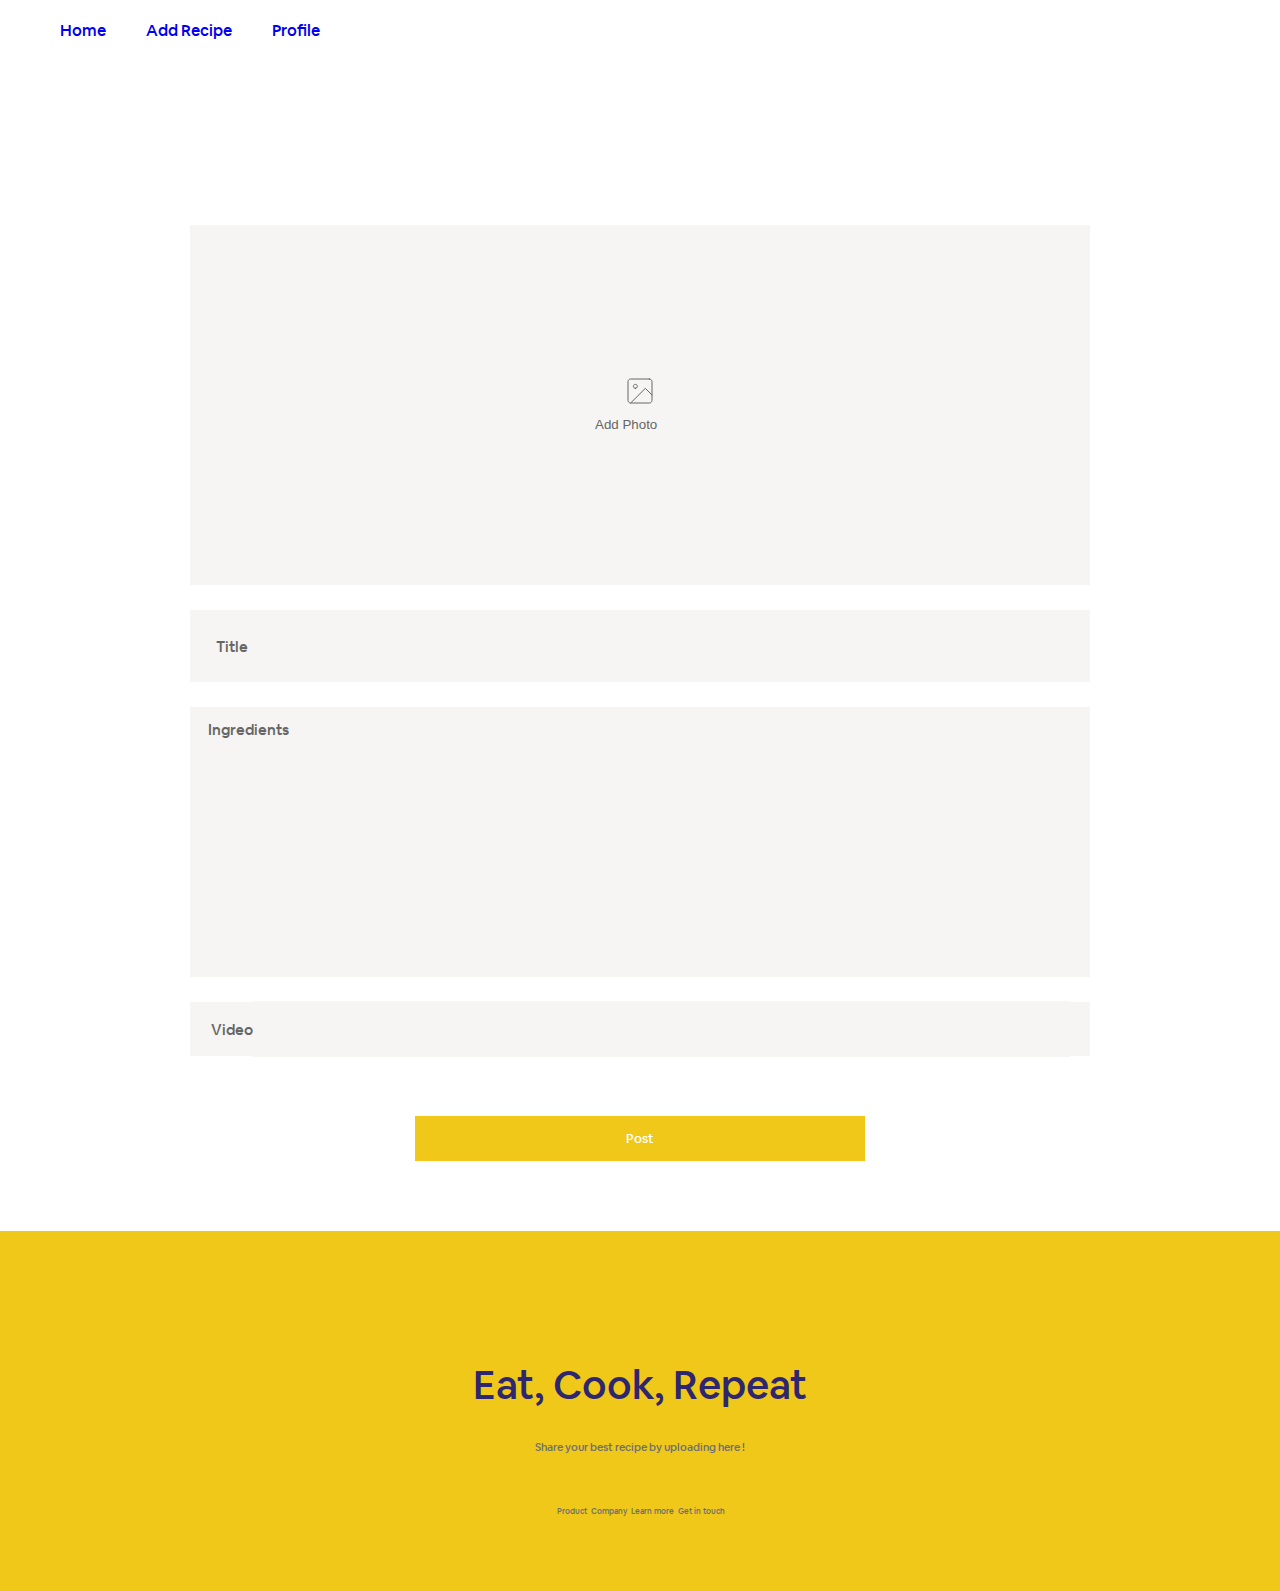
<file: addrecipe.html>
<!DOCTYPE html>
<html lang="en">

<head>
    <meta charset="UTF-8">
    <meta http-equiv="X-UA-Compatible" content="IE=edge">
    <meta name="viewport" content="width=device-width, initial-scale=1.0">
    <title>Add Recipe</title>
    <link rel="stylesheet" href="/assets/css/addrecipe.css">
</head>

<body>
    <nav class="navbar">
        <ul>
            <li><a href="index.html">Home</a></li>
            <li><a href="addrecipe.html">Add Recipe</a></li>
            <li><a href="profile.html">Profile</a></li>
        </ul>
    </nav>
    <div class="container">
        <section class="intro">
            <div class="content">
                <div class="jumbotron">
                    <div class="form-photo">
                        <img src="/assets/image/photo.svg" alt="">
                        <input type="file">
                    </div>
                    <div class="form-title">
                        <h1>Title</h1>
                        <input type="text">
                    </div>
                    <div class="form-ingredients">
                        <h1>Ingredients</h1>
                        <input type="text">
                    </div>
                    <div class="form-video">
                        <h1>Video</h1>
                        <input type="text">
                    </div>
                    <button>Post</button>
                </div>
            </div>
        </section>
        <footer>
            <div class="jumbotron">
                <h1>Eat, Cook, Repeat</h1>
                <h2>Share your best recipe by uploading here !</h2>
                <ul>
                    <li>
                        <a href="#">Product</a>
                    </li>
                    <li>
                        <a href="#">Company</a></li>
                    <li>
                        <a href="#">Learn more</a>
                    </li>
                    <li>
                        <a href="#">Get in touch</a>
                    </li>
                </ul>
            </div>
        </footer>
    </div>
</body>

</html>
</file>
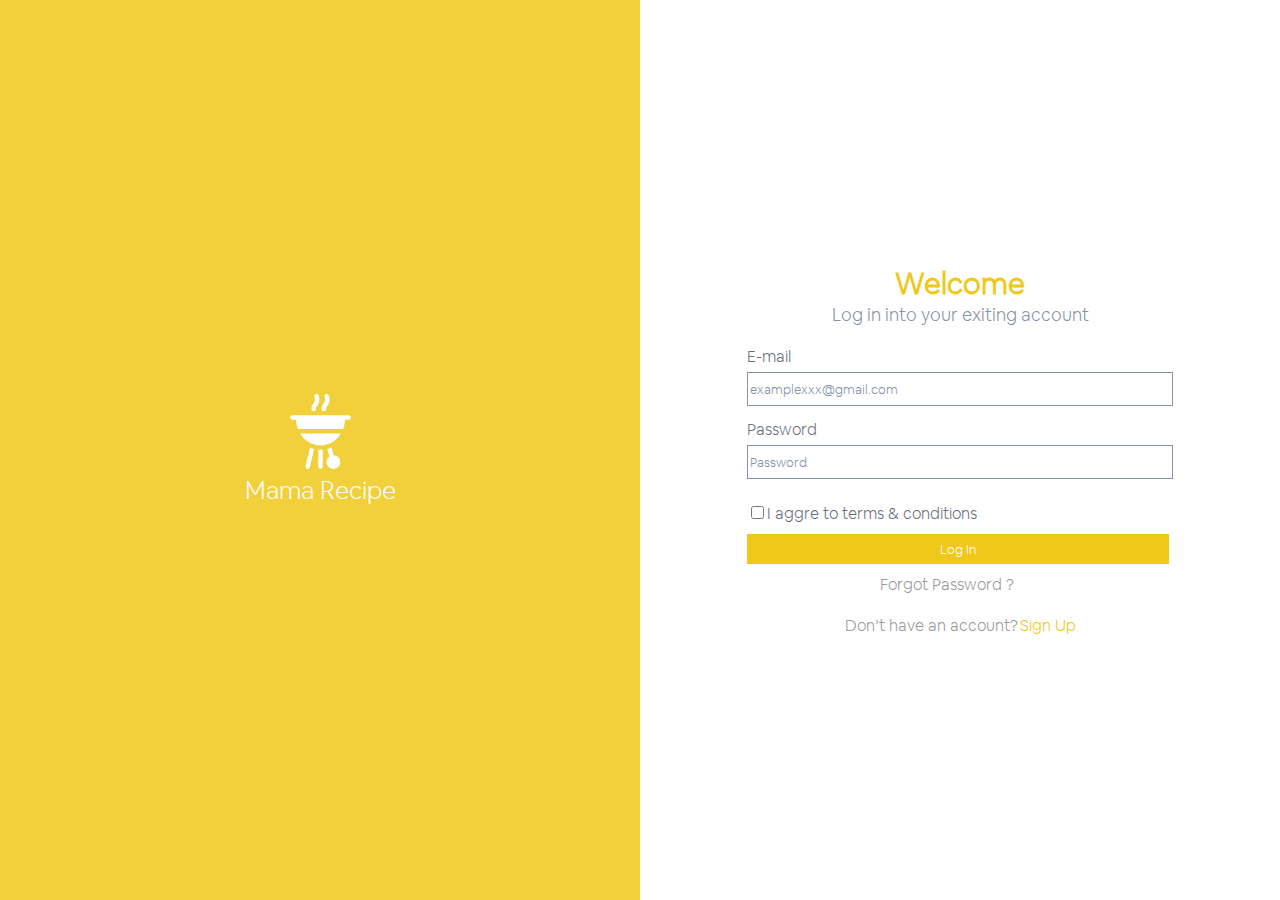
<file: login.html>
<!DOCTYPE html>
<html lang="en">

<head>
    <meta charset="UTF-8">
    <meta http-equiv="X-UA-Compatible" content="IE=edge">
    <meta name="viewport" content="width=device-width, initial-scale=1.0">
    <title>Login</title>
    <link rel="stylesheet" href="/assets/css/login.css">
</head>
<style>

</style>

<body>
    <div class="container">
        <div class="decoration">
            <div class="logo-container">
                <div class="logo-img"><img src="/assets/image/logo.svg" alt=""></div>
                <div class="logo-text">Mama Recipe</div>
            </div>
        </div>
        <div class="login-container">
            <div class="login-greeting"> Welcome</div>
            <div class="login-sub">Log in into your exiting account</div>
            <div class="login-input">
                <form action="">
                    <div class="text-type">
                        <div class="a">E-mail</div>
                        <div class="b"><input type="text" id="email " name="email" placeholder="examplexxx@gmail.com"><br>
                        </div>
                        <div class="c">Password</div>
                        <div class="d"><input type="password" id="newpassword " name="newpassword " placeholder="Password"><br>
                        </div>
                    </div>
                    <div class="checkbox">
                        <div class="checkbox-input">
                            <input type="checkbox" name="aggrement" id="">
                        </div>
                        <div>
                            I aggre to terms & conditions
                        </div>
                    </div>
                    <div class="submit-button">
                        <button type="submit ">
                            Log In
                        </button>
                    </div>
                </form>
                <div class="forgot-password">
                    <div class="a1"><a href="">Forgot Password ?</a></div>
                </div>
                <div class="signup">
                    <div class="signup1">Don’t have an account?</div>
                    <div class="signup2"><a href="register.html">Sign Up</a></div>
                </div>
            </div>
        </div>
    </div>
</body>

</html>
</file>
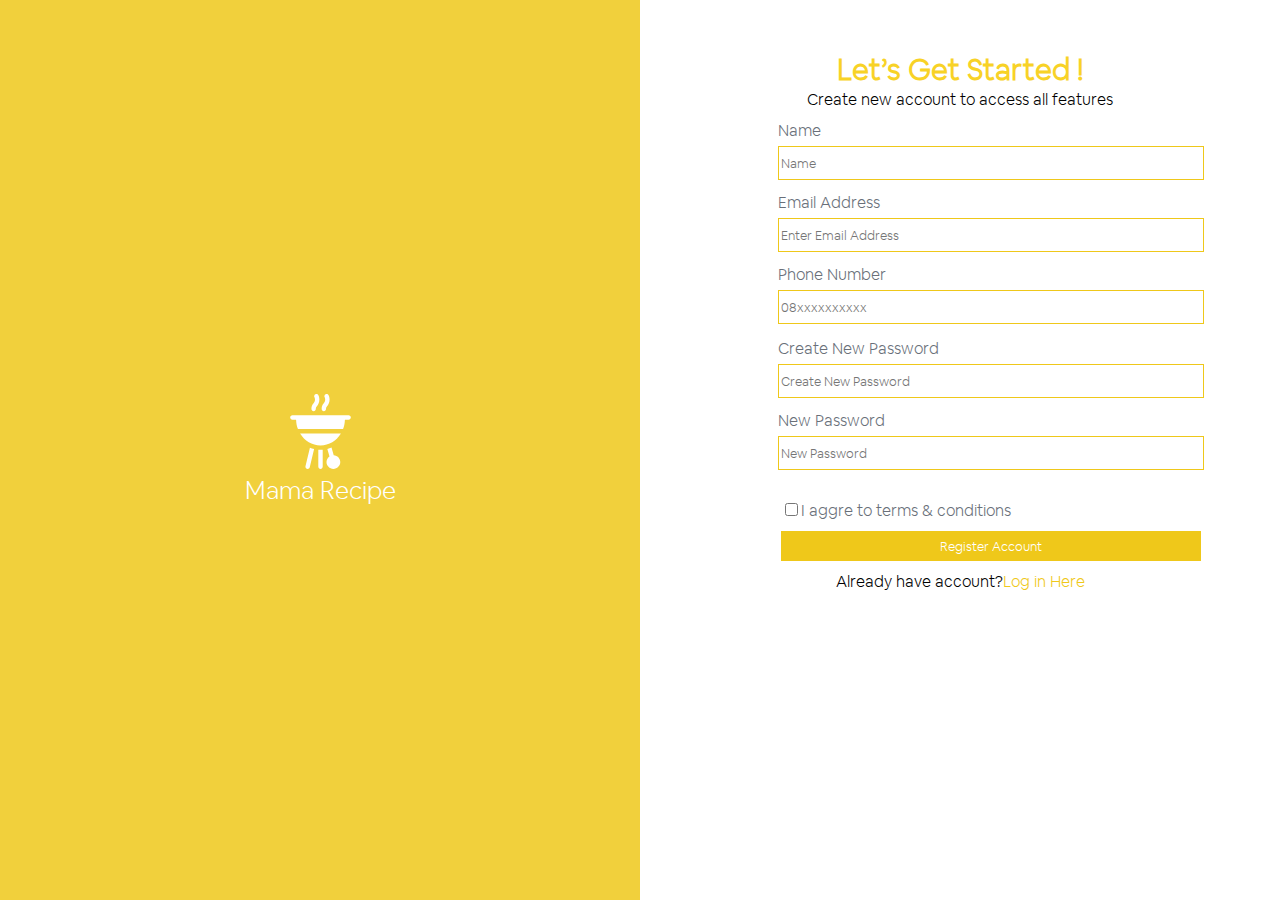
<file: register.html>
<!DOCTYPE html>
<html lang="en">

<head>
    <meta charset="UTF-8">
    <meta http-equiv="X-UA-Compatible" content="IE=edge">
    <meta name="viewport" content="width=device-width, initial-scale=1.0">
    <link rel="stylesheet" href="/assets/css/registrasi.css">
    <title>Register</title>
</head>

<body>
    <div class="container">
        <div class="decoration">
            <div class="logo-container">
                <div class="logo-img"><img src="/assets/image/logo.svg" alt=""></div>
                <div class="logo-text">Mama Recipe</div>
            </div>
        </div>
        <div class="main">
            <div class="main-container">
                <div class="regard">
                    <div class="greeting">
                        Let’s Get Started !
                    </div>
                    <div class="sub-greting">
                        Create new account to access all features
                    </div>
                </div>
            </div>
            <div class="form-container">
                <div class="form-input">
                    <form action=" " class="register ">
                        <div class="text-type">
                            <div class="a">Name</div>
                            <div class="b"><input type="text " id="name " name="name " placeholder="Name "></div>
                            <div class="c">Email Address</div>
                            <div class="d"><input type="text " id="email " name="email" placeholder="Enter Email Address">
                            </div>
                            <div class="e">Phone Number</div>
                            <div class="f"><input type="text " id="phone " name="phone " placeholder="08xxxxxxxxxx "><br></div>
                            <div class="g">Create New Password</div>
                            <div class="h"><input type="password " id="password " name="password " placeholder="Create New Password "><br></div>
                            <div class="i">New Password</div>
                            <div class="j"><input type="password " id="newpassword " name="newpassword " placeholder="New Password "><br></div>
                        </div>
                        <div class="checkbox">
                            <div class="checkbox-input">
                                <input type="checkbox" name="aggrement" id="">
                            </div>
                            <div>
                                I aggre to terms & conditions
                            </div>
                        </div>
                        <div class="submit-button">
                            <button type="submit ">
                                Register Account
                            </button>
                        </div>
                    </form>
                </div>
            </div>
            <div class="login-dialog">
                <div class="dialog1">Already have account?</div>
                <div class="dialog2">
                    <a href="login.html">
                        Log in Here
                    </a>
                </div>
            </div>
        </div>
    </div>
</body>

</html>
</file>
<file: assets/css/addrecipe.css>
@font-face {
    font-family: airbnb;
    src: url(/assets/font/AirbnbCereal_W_Md.woff);
}

body {
    font-family: airbnb;
    margin: 0;
    padding: 0;
}

.navbar ul {
    position: absolute;
    margin-top: 0px;
    display: flex;
    flex-direction: row;
    list-style-type: none;
    background-color: white;
}

.navbar ul li {
    padding: 20px;
    text-decoration: none;
    color: #2E266F;
}

.navbar ul li a {
    text-decoration: none;
}

.container {
    padding-top: 25vh;
    width: 100%;
}

.container .intro .content .jumbotron {
    display: flex;
    flex-direction: column;
    width: 100%;
    display: flex;
    align-items: center;
    justify-content: center;
}

.container .intro .content .jumbotron .form-photo {
    display: flex;
    flex-direction: column;
    justify-content: center;
    align-items: center;
    background-color: #F6F5F4;
    width: 100vh;
    height: 40vh;
}

.container .intro .content .jumbotron .form-photo img {
    width: 32px;
    height: 32px;
}

.container .intro .content .jumbotron .form-photo input {
    margin-top: 10px;
    width: 10%;
    height: 5%;
    display: flex;
    align-items: center;
    justify-content: center;
}

.container .intro .content .jumbotron .form-photo input::-webkit-file-upload-button {
    visibility: hidden;
    display: block;
}

.container .intro .content .jumbotron .form-photo input::before {
    content: 'Add Photo';
    color: #666666;
}

.container .intro .content .jumbotron .form-photo input:hover::before {
    border-color: black;
}

.container .intro .content .jumbotron .form-photo input:active::before {
    background: -webkit-linear-gradient(top, #e3e3e3, #f9f9f9);
}

.container .intro .content .jumbotron .form-title {
    margin-top: 25px;
    background-color: #F6F5F4;
    width: 100vh;
    height: 8vh;
    display: flex;
    justify-content: center;
    align-items: center;
}

.container .intro .content .jumbotron .form-title h1 {
    color: #666666;
    font-size: 15px;
    font-weight: lighter;
}

.container .intro .content .jumbotron .form-title input {
    width: 90vh;
    height: 4vh;
    border: none;
    background-color: #F6F5F4;
    padding-right: 5px;
}

.container .intro .content .jumbotron .form-title input:focus {
    outline: none;
}

.container .intro .content .jumbotron .form-ingredients {
    margin-top: 25px;
    background-color: #F6F5F4;
    width: 100vh;
    height: 30vh;
    display: flex;
    justify-content: center;
    align-items: center;
}

.container .intro .content .jumbotron .form-ingredients h1 {
    padding-bottom: 25vh;
    padding-left: 2vh;
    color: #666666;
    font-size: 15px;
    font-weight: lighter;
}

.container .intro .content .jumbotron .form-ingredients input {
    width: 90vh;
    padding-bottom: 25vh;
    /* height: 30vh; */
    border: none;
    background-color: #F6F5F4;
    padding-right: 5px;
    text-align: left;
}

.container .intro .content .jumbotron .form-ingredients input:focus {
    outline: none;
}

.container .intro .content .jumbotron .form-video {
    margin-top: 25px;
    background-color: #F6F5F4;
    width: 100vh;
    height: 6vh;
    display: flex;
    justify-content: center;
    align-items: center;
}

.container .intro .content .jumbotron .form-video h1 {
    color: #666666;
    font-size: 15px;
    font-weight: lighter;
}

.container .intro .content .jumbotron .form-video input {
    width: 90vh;
    height: 6vh;
    border: none;
    background-color: #F6F5F4;
    padding-right: 5px;
}

.container .intro .content .jumbotron .form-video input:focus {
    outline: none;
}

.container .intro .content .jumbotron button {
    font-family: airbnb;
    color: white;
    margin-top: 60px;
    width: 50vh;
    height: 5vh;
    border: none;
    background-color: #EFC81A;
}

.container footer {
    margin-top: 70px;
    height: 40vh;
    width: 100%;
    background-color: #EFC81A;
    display: flex;
    flex-direction: column;
    justify-content: center;
    align-items: center;
}

.container footer .jumbotron {
    display: flex;
    flex-direction: column;
    /* width: 100%; */
    justify-content: center;
    align-items: center;
}

.container footer h1 {
    margin-top: 0px;
    display: flex;
    justify-content: center;
    align-items: center;
    font-size: 40px;
    font-weight: 100;
    color: #2E266F;
}

.container footer h2 {
    margin-top: 2px;
    display: flex;
    justify-content: center;
    align-items: center;
    font-size: 70%;
    font-weight: 100;
    color: #707070;
}

.container footer ul {
    padding-left: 2px;
    display: flex;
    list-style: none;
    padding-top: 200px;
    position: absolute;
    justify-content: center;
    align-items: center;
}

.container footer ul li {
    padding: 2px;
    font-size: 8px;
}

.container footer ul li a {
    text-decoration: none;
    color: #707070;
}
</file>
<file: assets/css/login.css>
@font-face {
    font-family: airbnb-cereal;
    src: url(/assets/font/AirbnbCereal_W_Lt.woff);
}

body {
    margin: 0px;
    padding: 0px;
}

.container {
    display: flex;
    flex-direction: row;
    width: 100vw;
    height: 100vh;
    font-family: airbnb-cereal;
}

.container .decoration {
    width: 50%;
    background-image: url(https://s3-alpha-sig.figma.com/img/86b2/055d/76c7e3577554580136d5f65222046a21?Expires=1650240000&Signature=Vh~lq92KUR6UduxJd7A7u~~gC5K3L8fctVaM5WxOUBGUnzWs0MR61aGF7uYuO-SZQK6VxLmb8osTO3Nr1fQ0ZcnS4RllxY7APASXqDe8TkH4BxsUBeKe5jtaVbVDt2lZQ-kRyPXyXozTQsuBgUEgpyAhQgFW0TplR3YiPTh4HiEFvroNbnOz04aOdWJjGMaACG97EVsHgdoZx~5uW72xKLuxIfyUBgv1KX4URYh5pzgtd5rzWJ9HY4H4tYg-HlDfJYtJWpzacsUW-AJgnFRbk1fTvL43cI8Z9QAgcJORmCSHI4oT-KkfY2UwJI30vVDwxjve0c~nM~IyDipKVml6gA__&Key-Pair-Id=APKAINTVSUGEWH5XD5UA);
    background-repeat: no-repeat;
    background-size: 100% 100vh;
    display: flex;
    justify-content: center;
    align-items: center;
}

.container .decoration::after {
    content: "";
    width: 50%;
    height: 100vh;
    top: 0px;
    left: 0px;
    bottom: 0px;
    right: 0px;
    background-color: rgba(239, 200, 26, 0.852);
    position: absolute;
}

.container .decoration .logo-container {
    font-family: airbnb-cereal;
    height: 100vh;
    width: 50%;
    position: absolute;
    z-index: 9999;
    display: flex;
    flex-direction: column;
    justify-content: center;
    align-items: center;
}

.container .decoration .logo-text {
    color: white;
    font-size: 25px;
}

.container .decoration .logo-img img {
    width: 75px;
    height: 75px;
}

.container .login-container {
    width: 50%;
    background-color: white;
    display: flex;
    flex-direction: column;
    justify-content: center;
    align-items: center;
}

.container .login-greeting {
    font-size: 30px;
    color: rgba(239, 200, 26, 1);
    font-weight: bold;
}

.container .login-sub {
    font-size: 18px;
    padding-bottom: 20px;
    font-weight: normal;
    color: rgba(134, 146, 166, 1);
}

.login-input {
    color: rgba(105, 111, 121, 1);
    font-weight: normal;
    display: flex;
    flex-direction: column;
    width: 50%;
    justify-content: center;
    align-items: center;
}

.a {
    padding-bottom: 5px;
}

.b {
    padding-bottom: 9px;
}

.c {
    padding-bottom: 5px;
}

.login-input .text-type input {
    font-family: airbnb-cereal;
    width: 420px;
    height: 30px;
    margin-bottom: 4px;
    border: none;
    border: 1px solid #8692A6;
}

.login-input .text-type input:focus {
    outline: none !important;
    border: 1px solid rgba(239, 200, 26, 1);
}

.login-input .text-type input::placeholder {
    color: rgba(134, 146, 166, 1);
}

.checkbox {
    padding-top: 20px;
    width: 70%;
    justify-content: left;
    align-items: none;
    font-family: airbnb-cereal;
    border-width: 1px;
    display: flex;
    flex-direction: row;
}

.checkbox .checkbox-input {
    accent-color: rgba(239, 200, 26, 1);
}

.submit-button {
    padding-top: 10px;
}

.submit-button button {
    font-family: airbnb-cereal;
    width: 422px;
    height: 30px;
    background: rgba(239, 200, 26, 1);
    border-style: none;
    color: rgba(255, 255, 255, 1);
}

.forgot-password {
    width: 50%;
    padding-top: 10px;
}

.forgot-password a {
    color: rgba(153, 153, 153, 1);
    text-decoration: none;
}

.signup {
    padding-top: 20px;
    color: rgba(153, 153, 153, 1);
    display: flex;
    flex-direction: row;
}

.signup .signup2 a {
    margin-left: 2px;
    color: rgba(239, 200, 26, 1);
    text-decoration: none;
}
</file>
<file: assets/css/registrasi.css>
@font-face {
    font-family: airbnb-cereal;
    src: url(/assets/font/AirbnbCereal_W_Lt.woff);
}

body {
    margin: 0px;
    padding: 0px;
}

.container {
    display: flex;
    flex-direction: row;
    height: 100vh;
    width: 100%;
    font-family: airbnb-cereal;
}

.container .decoration {
    width: 50%;
    background-image: url(https://s3-alpha-sig.figma.com/img/86b2/055d/76c7e3577554580136d5f65222046a21?Expires=1650240000&Signature=Vh~lq92KUR6UduxJd7A7u~~gC5K3L8fctVaM5WxOUBGUnzWs0MR61aGF7uYuO-SZQK6VxLmb8osTO3Nr1fQ0ZcnS4RllxY7APASXqDe8TkH4BxsUBeKe5jtaVbVDt2lZQ-kRyPXyXozTQsuBgUEgpyAhQgFW0TplR3YiPTh4HiEFvroNbnOz04aOdWJjGMaACG97EVsHgdoZx~5uW72xKLuxIfyUBgv1KX4URYh5pzgtd5rzWJ9HY4H4tYg-HlDfJYtJWpzacsUW-AJgnFRbk1fTvL43cI8Z9QAgcJORmCSHI4oT-KkfY2UwJI30vVDwxjve0c~nM~IyDipKVml6gA__&Key-Pair-Id=APKAINTVSUGEWH5XD5UA);
    background-repeat: no-repeat;
    background-size: 100% 100vh;
}

.container .decoration::after {
    content: "";
    width: 50%;
    height: 100vh;
    top: 0px;
    left: 0px;
    bottom: 0px;
    right: 0px;
    background-color: rgba(239, 200, 26, 0.852);
    position: absolute;
}

.container .decoration .logo-container {
    font-family: airbnb-cereal;
    height: 100vh;
    width: 50%;
    position: absolute;
    z-index: 9999;
    display: flex;
    flex-direction: column;
    justify-content: center;
    align-items: center;
}

.container .decoration .logo-text {
    color: white;
    font-size: 25px;
}

.container .decoration .logo-img img {
    width: 75px;
    height: 75px;
}

.container .main {
    background-color: white;
    width: 50%;
    margin-top: 50px;
}

.container .main .main-container {
    width: 50%;
    display: flex;
    text-align: center;
    flex-direction: column;
    position: absolute;
}

.container .main .main-container .greeting {
    color: rgb(248, 210, 38);
    font-weight: bolder;
    font-size: 30px;
}

.container .main .main-container .sub-greeting {
    font-weight: normal;
    font-size: 18px;
    position: absolute;
}

.container .main .form-container .form-input {
    display: flex;
    flex-direction: column;
    color: rgba(105, 111, 121, 1);
}

.container .main .form-container .form-input .text-type {
    margin: 10px;
    padding-left: 10vw;
    padding-top: 60px;
    position: absolute;
    display: flex;
    flex-direction: column;
}

.container .main .form-container .form-input .text-type input {
    font-family: airbnb-cereal;
    border: 1px solid rgba(239, 200, 26, 1);
    width: 420px;
    height: 30px;
    margin-bottom: 4px;
}

.container .main .form-container .form-input .text-type input:hover {
    font-weight: bold;
}

.container .main .form-container .form-input .text-type input:focus {
    outline: none !important;
}

.a {
    padding-bottom: 5px;
}

.b {
    padding-bottom: 8px;
}

.c {
    padding-bottom: 5px;
}

.d {
    padding-bottom: 8px;
}

.e {
    padding-bottom: 5px;
}

.f {
    padding-bottom: 10px;
}

.g {
    padding-bottom: 5px;
}

.h {
    padding-bottom: 8px;
}

.i {
    padding-bottom: 5px;
}

.j {
    padding-bottom: 8px;
}

.container .main .form-container .form-input .checkbox {
    padding-top: 450px;
    padding-left: 11vw;
    font-family: airbnb-cereal;
    border-width: 1px;
    display: flex;
    flex-direction: row;
    accent-color: rgba(239, 200, 26, 1);
}

.container .main .form-container .form-input .submit-button {
    padding-top: 10px;
    padding-left: 11vw;
}

.container .main .form-container .form-input .submit-button button {
    font-family: airbnb-cereal;
    width: 420px;
    height: 30px;
    background: rgba(239, 200, 26, 1);
    border-style: none;
    color: rgba(255, 255, 255, 1);
}

.container .main .form-container .form-input .submit-button button:hover {
    font-weight: bold;
}

.login-dialog {
    padding-top: 10px;
    display: flex;
    justify-content: center;
    align-items: center;
}

.login-dialog .dialog2 {
    color: rgba(239, 200, 26, 1);
}

.login-dialog .dialog2 a {
    text-decoration: none;
    color: rgba(239, 200, 26, 1);
}
</file>
